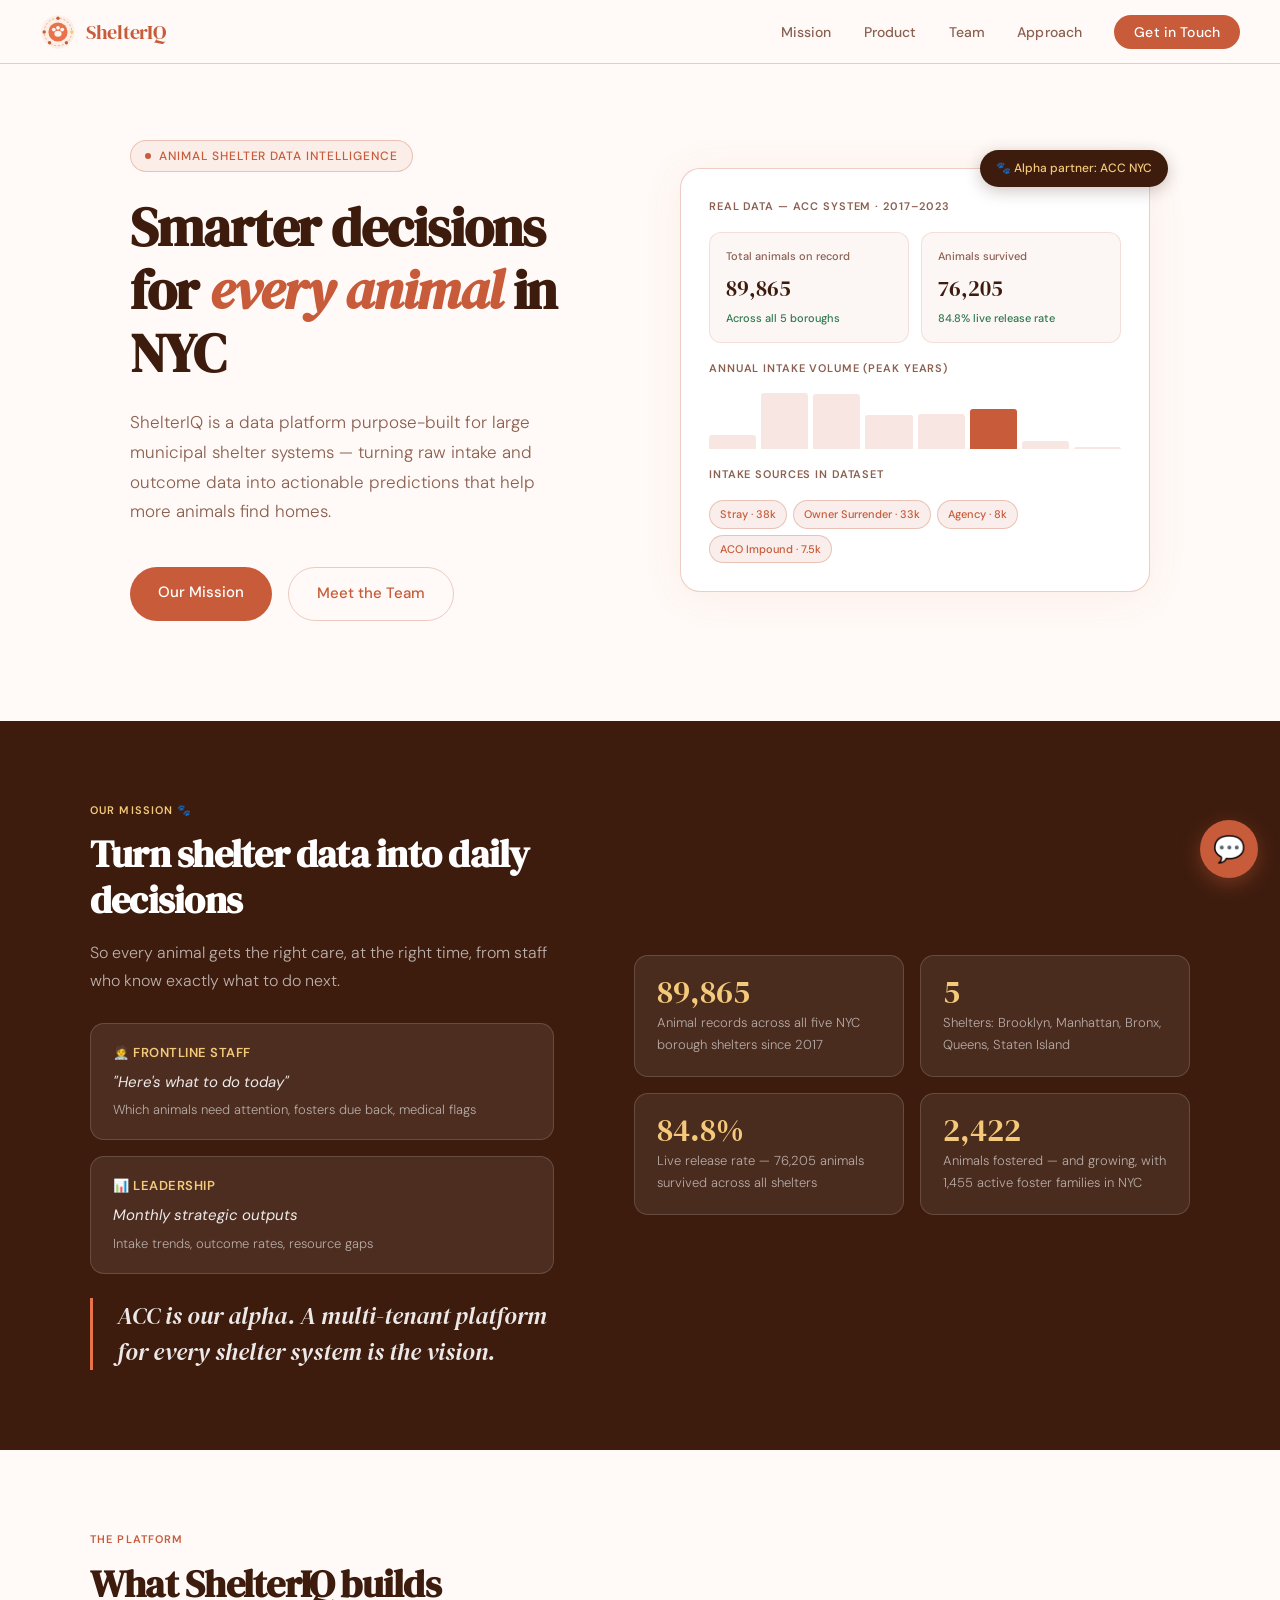
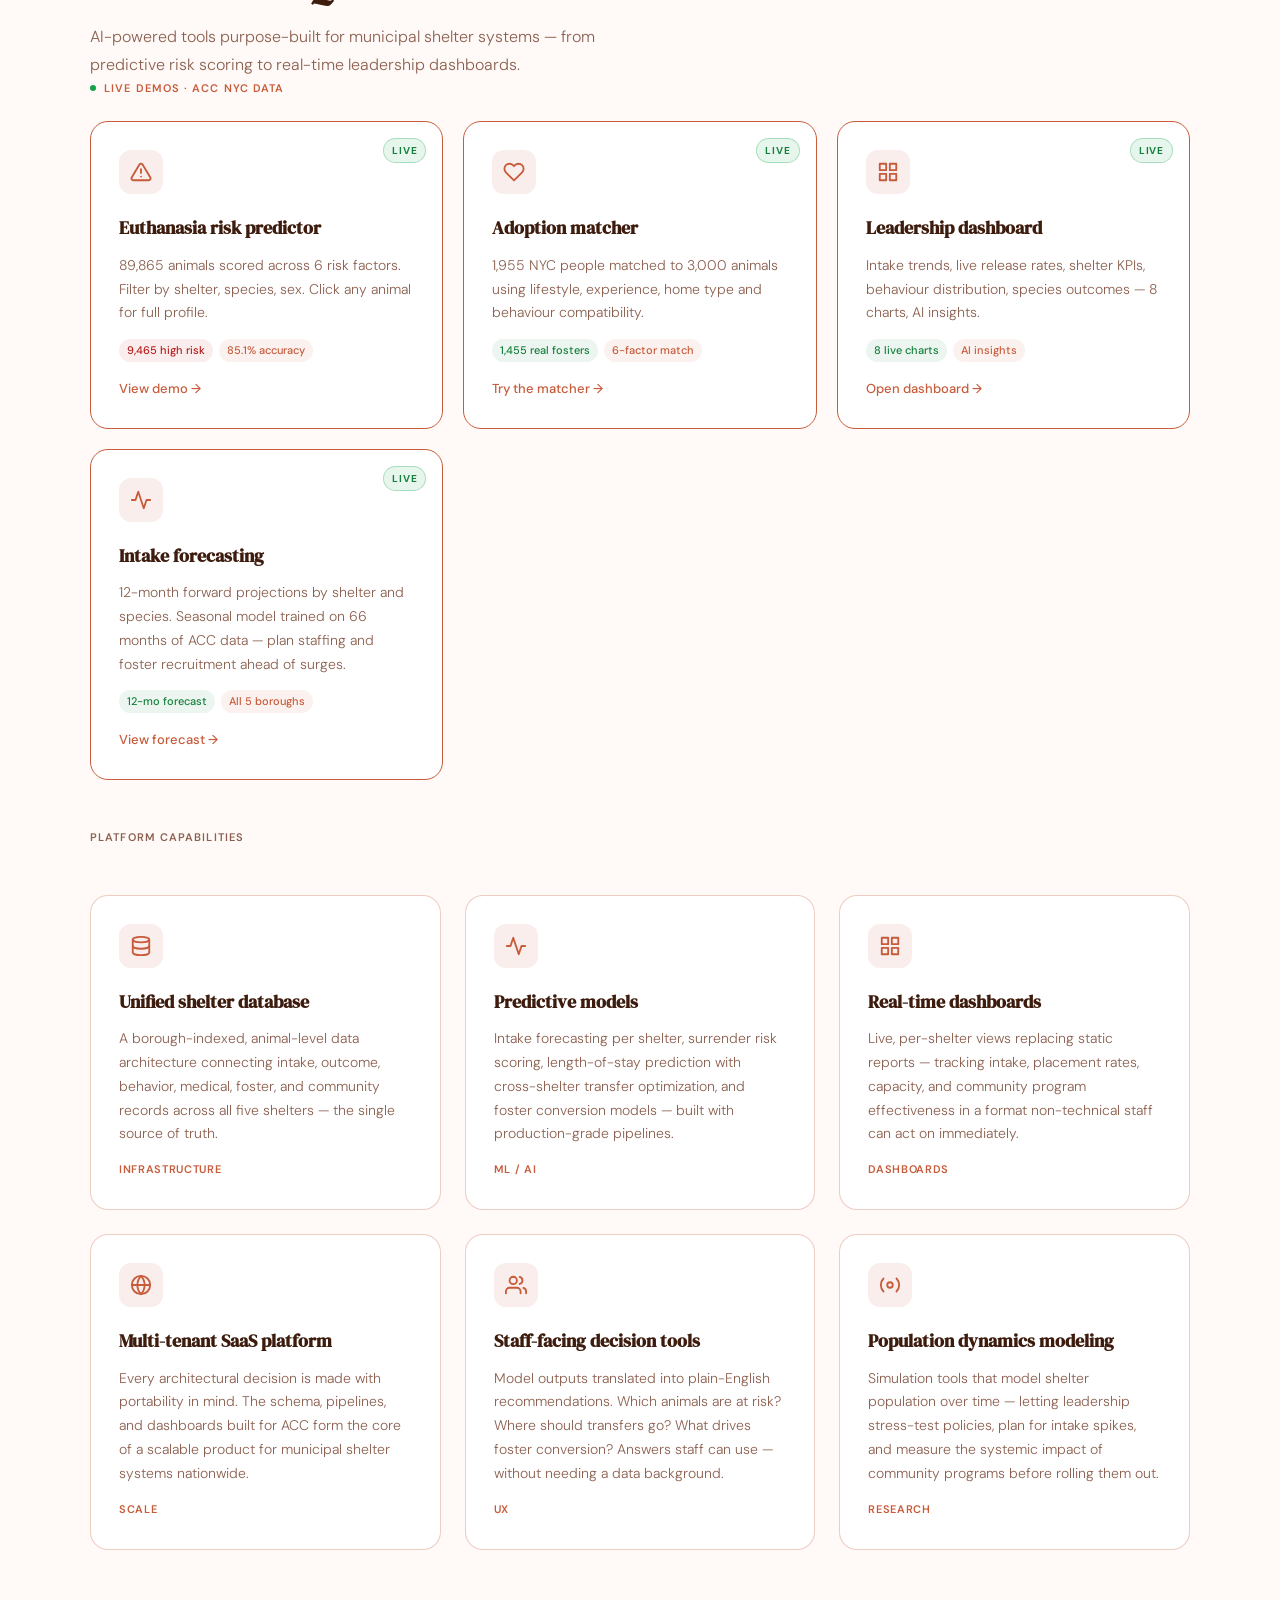
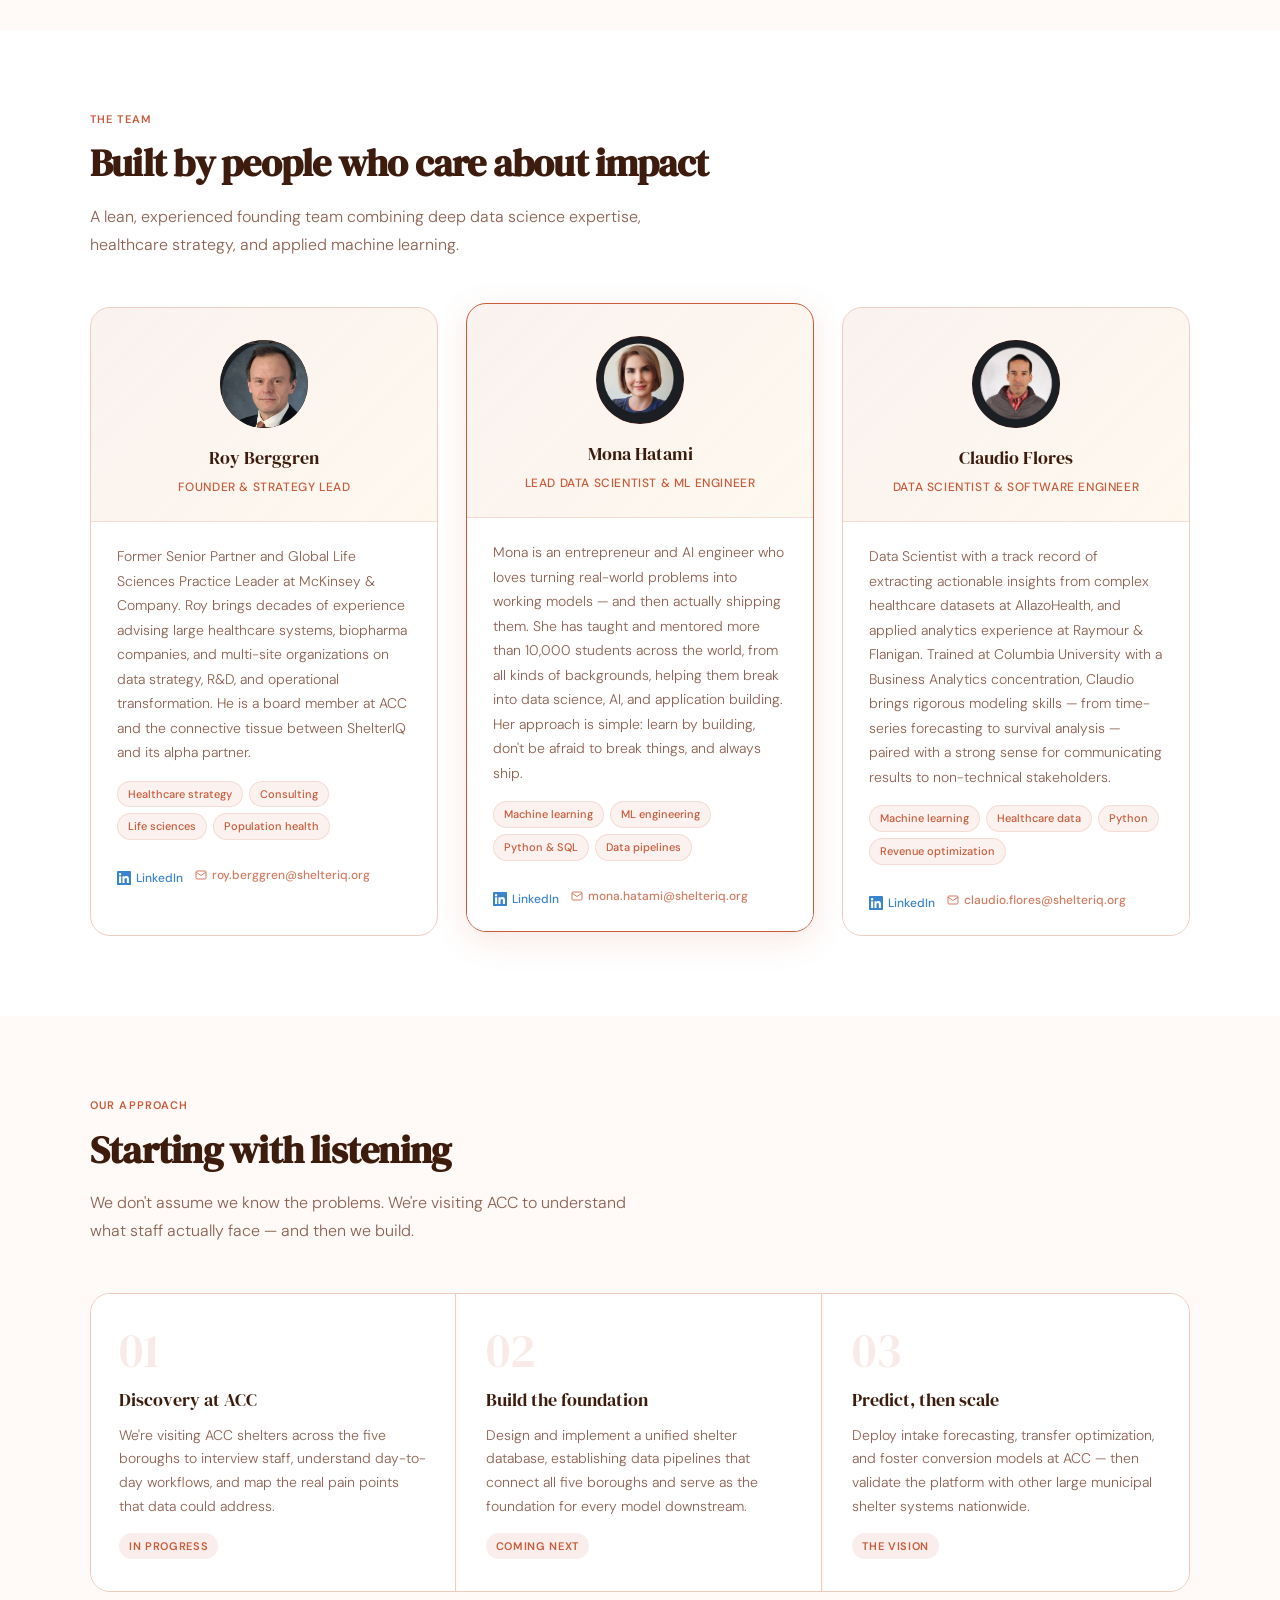
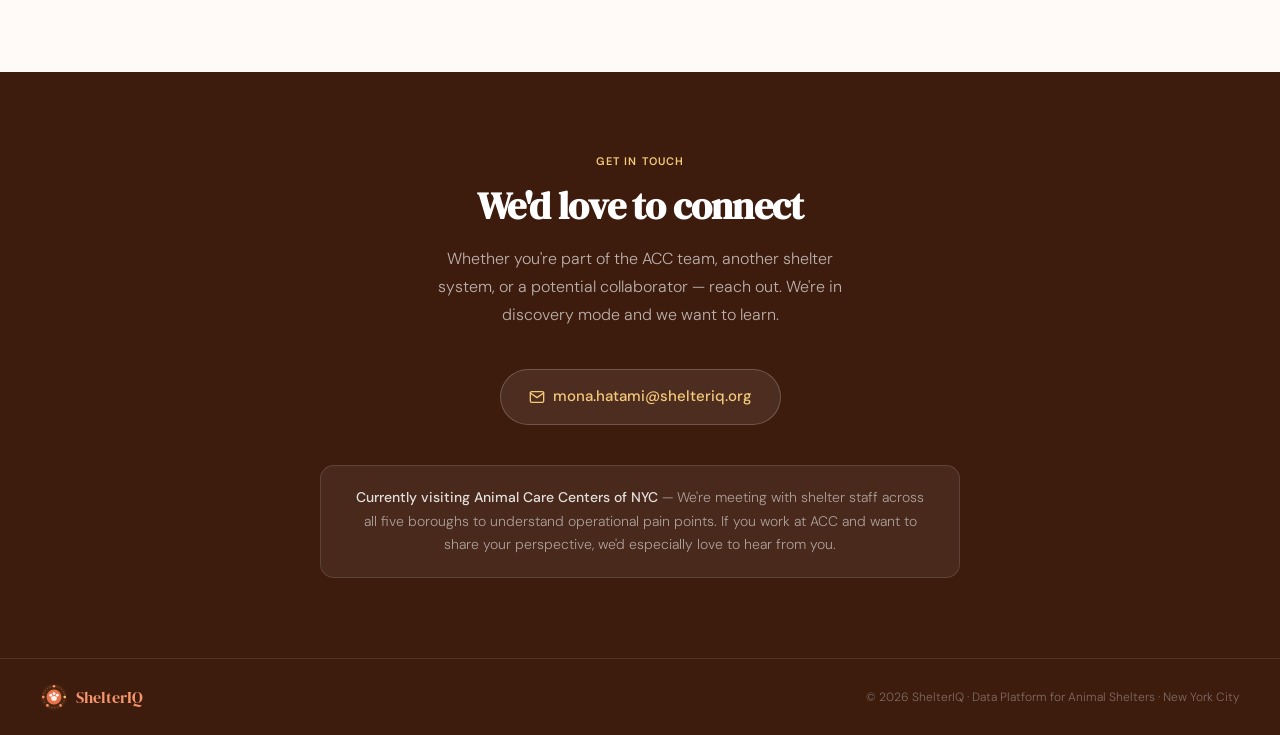
<file: index (2).html>
<!DOCTYPE html>
<html lang="en">
<head>
<meta charset="UTF-8">
<meta name="viewport" content="width=device-width, initial-scale=1.0">
<title>ShelterIQ — Data Platform for Animal Shelters</title>
<link rel="preconnect" href="https://fonts.googleapis.com">
<link rel="preconnect" href="https://fonts.gstatic.com" crossorigin>
<link href="https://fonts.googleapis.com/css2?family=DM+Serif+Display:ital@0;1&family=DM+Sans:ital,opsz,wght@0,9..40,300;0,9..40,400;0,9..40,500;0,9..40,600;1,9..40,300&display=swap" rel="stylesheet">
<style>
  *, *::before, *::after { box-sizing: border-box; margin: 0; padding: 0; }

  :root {
    --terracotta: #C75B3A;
    --terracotta-light: #E8724A;
    --peach: #F4956E;
    --gold: #F4C97A;
    --cream: #FFFAF7;
    --dark-brown: #3D1C0E;
    --mid-brown: #7A3B20;
    --text-dark: #1A0A04;
    --text-muted: #8C6050;
    --border: rgba(199, 91, 58, 0.15);
    --border-strong: rgba(199, 91, 58, 0.3);
  }

  html { scroll-behavior: smooth; }

  @keyframes pulse { 0%,100%{opacity:1} 50%{opacity:0.4} }

  body {
    font-family: 'DM Sans', sans-serif;
    background: var(--cream);
    color: var(--text-dark);
    font-size: 16px;
    line-height: 1.7;
  }

  /* NAV */
  nav {
    position: fixed;
    top: 0; left: 0; right: 0;
    z-index: 100;
    background: rgba(255, 250, 247, 0.92);
    backdrop-filter: blur(12px);
    border-bottom: 0.5px solid var(--border-strong);
    padding: 0 2.5rem;
    height: 64px;
    display: flex;
    align-items: center;
    justify-content: space-between;
  }

  .nav-logo {
    display: flex;
    align-items: center;
    gap: 10px;
    text-decoration: none;
  }

  .nav-logo svg { width: 36px; height: 36px; }

  .nav-logo-text {
    font-family: 'DM Serif Display', serif;
    font-size: 20px;
    color: var(--terracotta);
    letter-spacing: -0.3px;
  }

  .nav-links {
    display: flex;
    gap: 2rem;
    list-style: none;
  }

  .nav-links a {
    text-decoration: none;
    color: var(--text-muted);
    font-size: 14px;
    font-weight: 500;
    letter-spacing: 0.01em;
    transition: color 0.2s;
  }

  .nav-links a:hover { color: var(--terracotta); }

  .nav-cta {
    background: var(--terracotta);
    color: white !important;
    padding: 8px 20px;
    border-radius: 100px;
    font-size: 14px !important;
    font-weight: 500 !important;
    transition: background 0.2s !important;
  }

  .nav-cta:hover { background: var(--terracotta-light) !important; color: white !important; }

  /* HERO */
  .hero {
    padding: 140px 2.5rem 100px;
    max-width: 1100px;
    margin: 0 auto;
    display: grid;
    grid-template-columns: 1fr 1fr;
    gap: 5rem;
    align-items: center;
  }

  .hero-eyebrow {
    display: inline-flex;
    align-items: center;
    gap: 8px;
    background: rgba(199, 91, 58, 0.08);
    border: 0.5px solid var(--border-strong);
    border-radius: 100px;
    padding: 5px 14px;
    font-size: 12px;
    font-weight: 500;
    color: var(--terracotta);
    letter-spacing: 0.08em;
    text-transform: uppercase;
    margin-bottom: 1.5rem;
  }

  .hero-eyebrow::before {
    content: '';
    width: 6px; height: 6px;
    border-radius: 50%;
    background: var(--terracotta);
    display: inline-block;
  }

  .hero h1 {
    font-family: 'DM Serif Display', serif;
    font-size: clamp(2.4rem, 4.5vw, 3.4rem);
    line-height: 1.15;
    color: var(--dark-brown);
    margin-bottom: 1.5rem;
    letter-spacing: -0.02em;
  }

  .hero h1 em {
    font-style: italic;
    color: var(--terracotta);
  }

  .hero-sub {
    font-size: 17px;
    color: var(--text-muted);
    font-weight: 300;
    line-height: 1.75;
    margin-bottom: 2.5rem;
    max-width: 440px;
  }

  .hero-actions {
    display: flex;
    gap: 1rem;
    flex-wrap: wrap;
  }

  .btn-primary {
    background: var(--terracotta);
    color: white;
    padding: 13px 28px;
    border-radius: 100px;
    font-size: 15px;
    font-weight: 500;
    text-decoration: none;
    display: inline-block;
    transition: background 0.2s, transform 0.15s;
  }

  .btn-primary:hover { background: var(--terracotta-light); transform: translateY(-1px); }

  .btn-secondary {
    border: 1px solid var(--border-strong);
    color: var(--terracotta);
    padding: 13px 28px;
    border-radius: 100px;
    font-size: 15px;
    font-weight: 500;
    text-decoration: none;
    display: inline-block;
    transition: background 0.15s;
  }

  .btn-secondary:hover { background: rgba(199, 91, 58, 0.06); }

  /* HERO VISUAL */
  .hero-visual {
    position: relative;
  }

  .hero-card {
    background: white;
    border: 0.5px solid var(--border-strong);
    border-radius: 20px;
    padding: 28px;
    box-shadow: 0 4px 40px rgba(199, 91, 58, 0.08);
  }

  .hero-card-label {
    font-size: 11px;
    font-weight: 600;
    color: var(--text-muted);
    letter-spacing: 0.08em;
    text-transform: uppercase;
    margin-bottom: 16px;
  }

  .stat-row {
    display: grid;
    grid-template-columns: 1fr 1fr;
    gap: 12px;
    margin-bottom: 16px;
  }

  .stat-box {
    background: rgba(199, 91, 58, 0.05);
    border: 0.5px solid var(--border);
    border-radius: 12px;
    padding: 14px 16px;
  }

  .stat-label {
    font-size: 11px;
    color: var(--text-muted);
    margin-bottom: 4px;
    font-weight: 500;
  }

  .stat-value {
    font-size: 22px;
    font-family: 'DM Serif Display', serif;
    color: var(--dark-brown);
  }

  .stat-change {
    font-size: 11px;
    color: #2F7A4E;
    font-weight: 500;
    margin-top: 2px;
  }

  .mini-chart {
    height: 56px;
    display: flex;
    align-items: flex-end;
    gap: 5px;
    margin: 16px 0;
  }

  .mini-bar {
    flex: 1;
    background: rgba(199, 91, 58, 0.15);
    border-radius: 3px 3px 0 0;
    transition: background 0.2s;
  }

  .mini-bar.accent { background: var(--terracotta); }

  .shelter-badges {
    display: flex;
    gap: 6px;
    flex-wrap: wrap;
    margin-top: 16px;
  }

  .badge {
    font-size: 11px;
    font-weight: 500;
    padding: 4px 10px;
    border-radius: 100px;
    background: rgba(199, 91, 58, 0.1);
    color: var(--terracotta);
    border: 0.5px solid var(--border-strong);
  }

  .floating-pill {
    position: absolute;
    top: -18px;
    right: -18px;
    background: var(--dark-brown);
    color: var(--gold);
    border-radius: 100px;
    padding: 8px 16px;
    font-size: 12px;
    font-weight: 500;
    white-space: nowrap;
    box-shadow: 0 4px 16px rgba(61, 28, 14, 0.25);
  }

  /* SECTION SHARED */
  section { padding: 80px 2.5rem; }

  .container { max-width: 1100px; margin: 0 auto; }

  .section-label {
    font-size: 11px;
    font-weight: 600;
    letter-spacing: 0.1em;
    text-transform: uppercase;
    color: var(--terracotta);
    margin-bottom: 0.75rem;
  }

  .section-title {
    font-family: 'DM Serif Display', serif;
    font-size: clamp(1.8rem, 3vw, 2.5rem);
    color: var(--dark-brown);
    line-height: 1.2;
    letter-spacing: -0.02em;
    margin-bottom: 1rem;
  }

  .section-sub {
    font-size: 16px;
    color: var(--text-muted);
    font-weight: 300;
    max-width: 560px;
    line-height: 1.75;
  }

  /* MISSION */
  .mission-section {
    background: var(--dark-brown);
    color: white;
  }

  .mission-inner {
    max-width: 1100px;
    margin: 0 auto;
    display: grid;
    grid-template-columns: 1fr 1.2fr;
    gap: 5rem;
    align-items: center;
  }

  .mission-section .section-label { color: var(--gold); }

  .mission-section .section-title { color: white; }

  .mission-section .section-sub { color: rgba(255,255,255,0.65); max-width: 100%; }

  .mission-quote {
    border-left: 3px solid var(--terracotta-light);
    padding-left: 1.5rem;
    font-family: 'DM Serif Display', serif;
    font-size: 1.5rem;
    font-style: italic;
    color: rgba(255,255,255,0.9);
    line-height: 1.5;
  }

  .acc-info-cards {
    display: grid;
    grid-template-columns: 1fr 1fr;
    gap: 16px;
  }

  .acc-card {
    background: rgba(255,255,255,0.07);
    border: 0.5px solid rgba(255,255,255,0.15);
    border-radius: 14px;
    padding: 20px 22px;
  }

  .acc-card-num {
    font-family: 'DM Serif Display', serif;
    font-size: 2rem;
    color: var(--gold);
    line-height: 1;
    margin-bottom: 4px;
  }

  .acc-card-desc {
    font-size: 13px;
    color: rgba(255,255,255,0.6);
    font-weight: 300;
  }

  /* PRODUCT */
  .product-grid {
    display: grid;
    grid-template-columns: repeat(3, 1fr);
    gap: 24px;
    margin-top: 3rem;
  }

  .product-card {
    background: white;
    border: 0.5px solid var(--border-strong);
    border-radius: 18px;
    padding: 28px;
    transition: transform 0.2s, box-shadow 0.2s;
  }

  .product-card:hover {
    transform: translateY(-3px);
    box-shadow: 0 8px 32px rgba(199, 91, 58, 0.1);
  }

  .product-icon {
    width: 44px;
    height: 44px;
    border-radius: 12px;
    background: rgba(199, 91, 58, 0.1);
    display: flex;
    align-items: center;
    justify-content: center;
    margin-bottom: 18px;
  }

  .product-icon svg { width: 22px; height: 22px; }

  .product-card h3 {
    font-family: 'DM Serif Display', serif;
    font-size: 1.15rem;
    color: var(--dark-brown);
    margin-bottom: 10px;
  }

  .product-card p {
    font-size: 14px;
    color: var(--text-muted);
    line-height: 1.7;
    font-weight: 300;
  }

  .product-tag {
    display: inline-block;
    margin-top: 14px;
    font-size: 11px;
    font-weight: 600;
    letter-spacing: 0.06em;
    text-transform: uppercase;
    color: var(--terracotta);
  }

  /* TEAM */
  .team-section { background: white; }

  .team-grid {
    display: grid;
    grid-template-columns: repeat(3, 1fr);
    gap: 28px;
    margin-top: 3rem;
  }

  .team-card {
    border: 0.5px solid var(--border-strong);
    border-radius: 20px;
    overflow: hidden;
    transition: transform 0.2s;
  }

  .team-card:hover { transform: translateY(-3px); }

  .team-card-top {
    background: linear-gradient(135deg, rgba(199, 91, 58, 0.08), rgba(244, 201, 122, 0.12));
    padding: 32px 28px 24px;
    text-align: center;
    border-bottom: 0.5px solid var(--border);
  }

  .avatar-circle {
    width: 88px;
    height: 88px;
    border-radius: 50%;
    background: var(--terracotta);
    color: white;
    font-family: 'DM Serif Display', serif;
    font-size: 28px;
    display: flex;
    align-items: center;
    justify-content: center;
    margin: 0 auto 14px;
    letter-spacing: 1px;
    overflow: hidden;
  }

  .avatar-circle img {
    width: 100%;
    height: 100%;
    object-fit: cover;
    object-position: center top;
    border-radius: 50%;
    display: block;
  }

  .team-card.featured {
    border: 1.5px solid var(--terracotta);
    box-shadow: 0 8px 32px rgba(199, 91, 58, 0.15);
    transform: translateY(-4px);
  }

  .team-card.featured:hover { transform: translateY(-7px); }

  .featured-badge {
    display: inline-block;
    background: var(--terracotta);
    color: white;
    font-size: 10px;
    font-weight: 600;
    letter-spacing: 0.08em;
    text-transform: uppercase;
    padding: 3px 10px;
    border-radius: 100px;
    margin-bottom: 8px;
  }

  .team-email {
    display: inline-flex;
    align-items: center;
    gap: 5px;
    margin-top: 8px;
    font-size: 12px;
    font-weight: 500;
    color: var(--terracotta);
    text-decoration: none;
    opacity: 0.8;
    transition: opacity 0.2s;
  }

  .team-email:hover { opacity: 1; }

  .team-name {
    font-family: 'DM Serif Display', serif;
    font-size: 1.15rem;
    color: var(--dark-brown);
    margin-bottom: 4px;
  }

  .team-title {
    font-size: 12px;
    font-weight: 500;
    color: var(--terracotta);
    letter-spacing: 0.05em;
    text-transform: uppercase;
  }

  .team-card-body {
    padding: 22px 26px;
    background: white;
  }

  .team-bio {
    font-size: 14px;
    color: var(--text-muted);
    line-height: 1.75;
    font-weight: 300;
    margin-bottom: 16px;
  }

  .team-skills {
    display: flex;
    gap: 6px;
    flex-wrap: wrap;
  }

  .skill-pill {
    font-size: 11px;
    font-weight: 500;
    background: rgba(199, 91, 58, 0.08);
    color: var(--terracotta);
    border: 0.5px solid var(--border);
    border-radius: 100px;
    padding: 3px 10px;
  }

  .team-linkedin {
    display: inline-flex;
    align-items: center;
    gap: 5px;
    margin-top: 14px;
    font-size: 12px;
    font-weight: 500;
    color: #0A66C2;
    text-decoration: none;
    opacity: 0.8;
    transition: opacity 0.2s;
  }

  .team-linkedin:hover { opacity: 1; }

  /* APPROACH */
  .approach-section { background: var(--cream); }

  .approach-steps {
    display: grid;
    grid-template-columns: repeat(3, 1fr);
    gap: 2px;
    margin-top: 3rem;
    border: 0.5px solid var(--border-strong);
    border-radius: 20px;
    overflow: hidden;
  }

  .approach-step {
    padding: 32px 28px;
    background: white;
    position: relative;
  }

  .approach-step:not(:last-child) {
    border-right: 0.5px solid var(--border-strong);
  }

  .step-num {
    font-family: 'DM Serif Display', serif;
    font-size: 3rem;
    color: rgba(199, 91, 58, 0.12);
    line-height: 1;
    margin-bottom: 12px;
  }

  .step-title {
    font-family: 'DM Serif Display', serif;
    font-size: 1.1rem;
    color: var(--dark-brown);
    margin-bottom: 8px;
  }

  .step-desc {
    font-size: 14px;
    color: var(--text-muted);
    font-weight: 300;
    line-height: 1.7;
  }

  .step-badge {
    display: inline-block;
    margin-top: 14px;
    background: rgba(199, 91, 58, 0.1);
    color: var(--terracotta);
    font-size: 11px;
    font-weight: 600;
    letter-spacing: 0.06em;
    text-transform: uppercase;
    padding: 4px 10px;
    border-radius: 100px;
  }

  /* CONTACT */
  .contact-section {
    background: var(--dark-brown);
    color: white;
    text-align: center;
  }

  .contact-inner {
    max-width: 640px;
    margin: 0 auto;
  }

  .contact-section .section-label { color: var(--gold); }

  .contact-section .section-title { color: white; }

  .contact-section .section-sub {
    color: rgba(255,255,255,0.65);
    margin: 0 auto 2.5rem;
  }

  .contact-email {
    display: inline-flex;
    align-items: center;
    gap: 8px;
    background: rgba(255,255,255,0.08);
    border: 0.5px solid rgba(255,255,255,0.2);
    border-radius: 100px;
    padding: 14px 28px;
    color: var(--gold);
    text-decoration: none;
    font-size: 15px;
    font-weight: 500;
    transition: background 0.2s;
  }

  .contact-email:hover { background: rgba(255,255,255,0.14); }

  .acc-note {
    margin-top: 2.5rem;
    padding: 20px 28px;
    background: rgba(255,255,255,0.06);
    border: 0.5px solid rgba(255,255,255,0.12);
    border-radius: 14px;
    font-size: 14px;
    color: rgba(255,255,255,0.55);
    font-weight: 300;
    line-height: 1.7;
  }

  .acc-note strong { color: rgba(255,255,255,0.85); font-weight: 500; }

  /* FOOTER */
  footer {
    background: var(--dark-brown);
    border-top: 0.5px solid rgba(255,255,255,0.1);
    padding: 24px 2.5rem;
    display: flex;
    align-items: center;
    justify-content: space-between;
  }

  .footer-logo {
    display: flex;
    align-items: center;
    gap: 8px;
  }

  .footer-logo-text {
    font-family: 'DM Serif Display', serif;
    font-size: 16px;
    color: var(--peach);
  }

  .footer-right {
    font-size: 12px;
    color: rgba(255,255,255,0.35);
    font-weight: 300;
  }

  @media (max-width: 768px) {
    .hero { grid-template-columns: 1fr; gap: 3rem; padding: 110px 1.5rem 60px; }
    .hero-visual { display: none; }
    .mission-inner { grid-template-columns: 1fr; gap: 2.5rem; }
    .product-grid { grid-template-columns: 1fr; }
    .live-demo-grid { grid-template-columns: 1fr !important; }
    .team-grid { grid-template-columns: 1fr; }
    .approach-steps { grid-template-columns: 1fr; }
    .approach-step:not(:last-child) { border-right: none; border-bottom: 0.5px solid var(--border-strong); }
    nav { padding: 0 1.5rem; }
    .nav-links { display: none; }
    section { padding: 60px 1.5rem; }
    footer { flex-direction: column; gap: 8px; text-align: center; }
  }
</style>
</head>
<body>

<!-- NAV -->
<nav>
  <a href="#" class="nav-logo">
    <svg viewBox="0 0 60 60" xmlns="http://www.w3.org/2000/svg" width="38" height="38">
      <!-- Outer cream halo -->
      <circle cx="30" cy="30" r="28" fill="#FAE8DC" opacity="0.6"/>
      <!-- Dashed orbit ring -->
      <circle cx="30" cy="30" r="23" fill="none" stroke="#E8724A" stroke-width="1.2" stroke-dasharray="3.5 3" opacity="0.7"/>
      <!-- Borough dots: Manhattan(top), Queens(right), Brooklyn(bottom-right), Staten Is(bottom-left), Bronx(left) -->
      <circle cx="30" cy="7"  r="2.8" fill="#C75B3A"/>
      <circle cx="53" cy="30" r="2.8" fill="#F4C97A"/>
      <circle cx="44" cy="48" r="2.8" fill="#C75B3A"/>
      <circle cx="16" cy="48" r="2.8" fill="#C75B3A"/>
      <circle cx="7"  cy="30" r="2.8" fill="#C75B3A"/>
      <!-- Main terracotta circle -->
      <circle cx="30" cy="30" r="16" fill="#E8724A"/>
      <!-- Paw print: central pad -->
      <ellipse cx="30" cy="33" rx="6" ry="5" fill="white" opacity="0.92"/>
      <!-- Toe beans -->
      <circle cx="23" cy="26" r="3.2" fill="white" opacity="0.92"/>
      <circle cx="30" cy="23" r="3.2" fill="white" opacity="0.92"/>
      <circle cx="37" cy="26" r="3.2" fill="white" opacity="0.92"/>
    </svg>
    <span class="nav-logo-text">ShelterIQ</span>
  </a>
  <ul class="nav-links">
    <li><a href="#mission">Mission</a></li>
    <li><a href="#product">Product</a></li>
    <li><a href="#team">Team</a></li>
    <li><a href="#approach">Approach</a></li>
    <li><a href="#contact" class="nav-cta">Get in Touch</a></li>
  </ul>
</nav>

<!-- HERO -->
<section style="padding: 0;">
  <div class="hero">
    <div class="hero-content">
      <div class="hero-eyebrow">Animal Shelter Data Intelligence</div>
      <h1>Smarter decisions for <em>every animal</em> in NYC</h1>
      <p class="hero-sub">ShelterIQ is a data platform purpose-built for large municipal shelter systems — turning raw intake and outcome data into actionable predictions that help more animals find homes.</p>
      <div class="hero-actions">
        <a href="#mission" class="btn-primary">Our Mission</a>
        <a href="#team" class="btn-secondary">Meet the Team</a>
      </div>
    </div>
    <div class="hero-visual">
      <div class="floating-pill">🐾 Alpha partner: ACC NYC</div>
      <div class="hero-card">
        <div class="hero-card-label">Real data — ACC system · 2017–2023</div>
        <div class="stat-row">
          <div class="stat-box">
            <div class="stat-label">Total animals on record</div>
            <div class="stat-value">89,865</div>
            <div class="stat-change">Across all 5 boroughs</div>
          </div>
          <div class="stat-box">
            <div class="stat-label">Animals survived</div>
            <div class="stat-value">76,205</div>
            <div class="stat-change">84.8% live release rate</div>
          </div>
        </div>
        <div class="hero-card-label" style="margin-top:4px;">Annual intake volume (peak years)</div>
        <div class="mini-chart">
          <div class="mini-bar" style="height:25%;" title="2017"></div>
          <div class="mini-bar" style="height:100%;" title="2018"></div>
          <div class="mini-bar" style="height:99%;" title="2019"></div>
          <div class="mini-bar" style="height:62%;" title="2020"></div>
          <div class="mini-bar" style="height:64%;" title="2021"></div>
          <div class="mini-bar accent" style="height:72%;" title="2022"></div>
          <div class="mini-bar" style="height:15%;" title="2023"></div>
          <div class="mini-bar" style="height:5%;" title="2024"></div>
        </div>
        <div class="hero-card-label">Intake sources in dataset</div>
        <div class="shelter-badges">
          <span class="badge">Stray · 38k</span>
          <span class="badge">Owner Surrender · 33k</span>
          <span class="badge">Agency · 8k</span>
          <span class="badge">ACO Impound · 7.5k</span>
        </div>
      </div>
    </div>
  </div>
</section>

<!-- MISSION -->
<section class="mission-section" id="mission">
  <div class="mission-inner">
    <div>
      <div class="section-label">Our Mission 🐾</div>
      <h2 class="section-title">Turn shelter data into daily decisions</h2>
      <p class="section-sub">So every animal gets the right care, at the right time, from staff who know exactly what to do next.</p>
      <br>
      <div style="display:flex; flex-direction:column; gap:16px; margin-bottom: 1.5rem;">
        <div style="background:rgba(255,255,255,0.08); border:0.5px solid rgba(255,255,255,0.15); border-radius:14px; padding:18px 22px;">
          <div style="font-size:13px; font-weight:600; color:var(--gold); margin-bottom:6px; letter-spacing:0.04em;">🧑‍⚕️ FRONTLINE STAFF</div>
          <div style="font-size:15px; color:rgba(255,255,255,0.9); font-style:italic;">"Here's what to do today"</div>
          <div style="font-size:13px; color:rgba(255,255,255,0.6); margin-top:4px; font-weight:300;">Which animals need attention, fosters due back, medical flags</div>
        </div>
        <div style="background:rgba(255,255,255,0.08); border:0.5px solid rgba(255,255,255,0.15); border-radius:14px; padding:18px 22px;">
          <div style="font-size:13px; font-weight:600; color:var(--gold); margin-bottom:6px; letter-spacing:0.04em;">📊 LEADERSHIP</div>
          <div style="font-size:15px; color:rgba(255,255,255,0.9); font-style:italic;">Monthly strategic outputs</div>
          <div style="font-size:13px; color:rgba(255,255,255,0.6); margin-top:4px; font-weight:300;">Intake trends, outcome rates, resource gaps</div>
        </div>
      </div>
      <blockquote class="mission-quote">ACC is our alpha. A multi-tenant platform for every shelter system is the vision.</blockquote>
    </div>
    <div class="acc-info-cards">
      <div class="acc-card">
        <div class="acc-card-num">89,865</div>
        <div class="acc-card-desc">Animal records across all five NYC borough shelters since 2017</div>
      </div>
      <div class="acc-card">
        <div class="acc-card-num">5</div>
        <div class="acc-card-desc">Shelters: Brooklyn, Manhattan, Bronx, Queens, Staten Island</div>
      </div>
      <div class="acc-card">
        <div class="acc-card-num">84.8%</div>
        <div class="acc-card-desc">Live release rate — 76,205 animals survived across all shelters</div>
      </div>
      <div class="acc-card">
        <div class="acc-card-num">2,422</div>
        <div class="acc-card-desc">Animals fostered — and growing, with 1,455 active foster families in NYC</div>
      </div>
    </div>
  </div>
</section>

<!-- PRODUCT -->
<section id="product" style="background: var(--cream);">
  <div class="container">
    <div class="section-label">The Platform</div>
    <h2 class="section-title">What ShelterIQ builds</h2>
    <p class="section-sub">AI-powered tools purpose-built for municipal shelter systems — from predictive risk scoring to real-time leadership dashboards.</p>

    <!-- LIVE PRODUCTS -->
    <div style="margin-bottom:1rem;">
      <div style="font-size:11px;font-weight:600;letter-spacing:0.1em;text-transform:uppercase;color:var(--terracotta);margin-bottom:1.5rem;display:flex;align-items:center;gap:8px;">
        <span style="width:6px;height:6px;border-radius:50%;background:#16A34A;display:inline-block;animation:pulse 2s infinite;"></span>
        Live demos · ACC NYC data
      </div>
      <div style="display:grid;grid-template-columns:repeat(3,1fr);gap:20px;margin-bottom:3rem;" class="live-demo-grid">

        <!-- RISK PREDICTOR — LIVE -->
        <a href="risk.html" style="text-decoration:none;background:white;border:1.5px solid var(--terracotta);border-radius:18px;padding:28px;display:block;transition:transform 0.2s,box-shadow 0.2s;position:relative;overflow:hidden;" onmouseover="this.style.transform='translateY(-3px)';this.style.boxShadow='0 8px 32px rgba(199,91,58,0.15)'" onmouseout="this.style.transform='';this.style.boxShadow=''">
          <div style="position:absolute;top:16px;right:16px;background:rgba(22,163,74,0.1);color:#15803D;font-size:10px;font-weight:700;letter-spacing:0.08em;padding:3px 8px;border-radius:20px;border:1px solid rgba(22,163,74,0.3);">LIVE</div>
          <div style="width:44px;height:44px;border-radius:12px;background:rgba(199,91,58,0.1);display:flex;align-items:center;justify-content:center;margin-bottom:18px;">
            <svg viewBox="0 0 24 24" fill="none" stroke="#C75B3A" stroke-width="2" stroke-linecap="round" stroke-linejoin="round" width="22" height="22"><path d="M10.29 3.86L1.82 18a2 2 0 0 0 1.71 3h16.94a2 2 0 0 0 1.71-3L13.71 3.86a2 2 0 0 0-3.42 0z"/><line x1="12" y1="9" x2="12" y2="13"/><line x1="12" y1="17" x2="12.01" y2="17"/></svg>
          </div>
          <h3 style="font-family:'DM Serif Display',serif;font-size:1.15rem;color:var(--dark-brown);margin-bottom:10px;">Euthanasia risk predictor</h3>
          <p style="font-size:14px;color:var(--text-muted);line-height:1.7;font-weight:300;">89,865 animals scored across 6 risk factors. Filter by shelter, species, sex. Click any animal for full profile.</p>
          <div style="margin-top:14px;display:flex;flex-wrap:wrap;gap:6px;">
            <span style="font-size:11px;background:rgba(185,28,28,0.08);color:#B91C1C;padding:2px 8px;border-radius:20px;font-weight:500;">9,465 high risk</span>
            <span style="font-size:11px;background:rgba(199,91,58,0.08);color:var(--terracotta);padding:2px 8px;border-radius:20px;font-weight:500;">85.1% accuracy</span>
          </div>
          <div style="margin-top:16px;font-size:13px;color:var(--terracotta);font-weight:500;">View demo →</div>
        </a>

        <!-- ADOPTION MATCHER — LIVE -->
        <a href="adopt.html" style="text-decoration:none;background:white;border:1.5px solid var(--terracotta);border-radius:18px;padding:28px;display:block;transition:transform 0.2s,box-shadow 0.2s;position:relative;overflow:hidden;" onmouseover="this.style.transform='translateY(-3px)';this.style.boxShadow='0 8px 32px rgba(199,91,58,0.15)'" onmouseout="this.style.transform='';this.style.boxShadow=''">
          <div style="position:absolute;top:16px;right:16px;background:rgba(22,163,74,0.1);color:#15803D;font-size:10px;font-weight:700;letter-spacing:0.08em;padding:3px 8px;border-radius:20px;border:1px solid rgba(22,163,74,0.3);">LIVE</div>
          <div style="width:44px;height:44px;border-radius:12px;background:rgba(199,91,58,0.1);display:flex;align-items:center;justify-content:center;margin-bottom:18px;">
            <svg viewBox="0 0 24 24" fill="none" stroke="#C75B3A" stroke-width="2" stroke-linecap="round" stroke-linejoin="round" width="22" height="22"><path d="M20.84 4.61a5.5 5.5 0 0 0-7.78 0L12 5.67l-1.06-1.06a5.5 5.5 0 0 0-7.78 7.78l1.06 1.06L12 21.23l7.78-7.78 1.06-1.06a5.5 5.5 0 0 0 0-7.78z"/></svg>
          </div>
          <h3 style="font-family:'DM Serif Display',serif;font-size:1.15rem;color:var(--dark-brown);margin-bottom:10px;">Adoption matcher</h3>
          <p style="font-size:14px;color:var(--text-muted);line-height:1.7;font-weight:300;">1,955 NYC people matched to 3,000 animals using lifestyle, experience, home type and behaviour compatibility.</p>
          <div style="margin-top:14px;display:flex;flex-wrap:wrap;gap:6px;">
            <span style="font-size:11px;background:rgba(21,128,61,0.08);color:#15803D;padding:2px 8px;border-radius:20px;font-weight:500;">1,455 real fosters</span>
            <span style="font-size:11px;background:rgba(199,91,58,0.08);color:var(--terracotta);padding:2px 8px;border-radius:20px;font-weight:500;">6-factor match</span>
          </div>
          <div style="margin-top:16px;font-size:13px;color:var(--terracotta);font-weight:500;">Try the matcher →</div>
        </a>

        <!-- LEADERSHIP DASHBOARD — LIVE -->
        <a href="dashboard.html" style="text-decoration:none;background:white;border:1.5px solid var(--terracotta);border-radius:18px;padding:28px;display:block;transition:transform 0.2s,box-shadow 0.2s;position:relative;overflow:hidden;" onmouseover="this.style.transform='translateY(-3px)';this.style.boxShadow='0 8px 32px rgba(199,91,58,0.15)'" onmouseout="this.style.transform='';this.style.boxShadow=''">
          <div style="position:absolute;top:16px;right:16px;background:rgba(22,163,74,0.1);color:#15803D;font-size:10px;font-weight:700;letter-spacing:0.08em;padding:3px 8px;border-radius:20px;border:1px solid rgba(22,163,74,0.3);">LIVE</div>
          <div style="width:44px;height:44px;border-radius:12px;background:rgba(199,91,58,0.1);display:flex;align-items:center;justify-content:center;margin-bottom:18px;">
            <svg viewBox="0 0 24 24" fill="none" stroke="#C75B3A" stroke-width="2" stroke-linecap="round" stroke-linejoin="round" width="22" height="22"><rect x="3" y="3" width="7" height="7"/><rect x="14" y="3" width="7" height="7"/><rect x="14" y="14" width="7" height="7"/><rect x="3" y="14" width="7" height="7"/></svg>
          </div>
          <h3 style="font-family:'DM Serif Display',serif;font-size:1.15rem;color:var(--dark-brown);margin-bottom:10px;">Leadership dashboard</h3>
          <p style="font-size:14px;color:var(--text-muted);line-height:1.7;font-weight:300;">Intake trends, live release rates, shelter KPIs, behaviour distribution, species outcomes — 8 charts, AI insights.</p>
          <div style="margin-top:14px;display:flex;flex-wrap:wrap;gap:6px;">
            <span style="font-size:11px;background:rgba(21,128,61,0.08);color:#15803D;padding:2px 8px;border-radius:20px;font-weight:500;">8 live charts</span>
            <span style="font-size:11px;background:rgba(199,91,58,0.08);color:var(--terracotta);padding:2px 8px;border-radius:20px;font-weight:500;">AI insights</span>
          </div>
          <div style="margin-top:16px;font-size:13px;color:var(--terracotta);font-weight:500;">Open dashboard →</div>
        </a>

        <!-- INTAKE FORECASTING — LIVE -->
        <a href="forecast.html" style="text-decoration:none;background:white;border:1.5px solid var(--terracotta);border-radius:18px;padding:28px;display:block;transition:transform 0.2s,box-shadow 0.2s;position:relative;overflow:hidden;" onmouseover="this.style.transform='translateY(-3px)';this.style.boxShadow='0 8px 32px rgba(199,91,58,0.15)'" onmouseout="this.style.transform='';this.style.boxShadow=''">
          <div style="position:absolute;top:16px;right:16px;background:rgba(22,163,74,0.1);color:#15803D;font-size:10px;font-weight:700;letter-spacing:0.08em;padding:3px 8px;border-radius:20px;border:1px solid rgba(22,163,74,0.3);">LIVE</div>
          <div style="width:44px;height:44px;border-radius:12px;background:rgba(199,91,58,0.1);display:flex;align-items:center;justify-content:center;margin-bottom:18px;">
            <svg viewBox="0 0 24 24" fill="none" stroke="#C75B3A" stroke-width="2" stroke-linecap="round" stroke-linejoin="round" width="22" height="22"><polyline points="22 12 18 12 15 21 9 3 6 12 2 12"/></svg>
          </div>
          <h3 style="font-family:'DM Serif Display',serif;font-size:1.15rem;color:var(--dark-brown);margin-bottom:10px;">Intake forecasting</h3>
          <p style="font-size:14px;color:var(--text-muted);line-height:1.7;font-weight:300;">12-month forward projections by shelter and species. Seasonal model trained on 66 months of ACC data — plan staffing and foster recruitment ahead of surges.</p>
          <div style="margin-top:14px;display:flex;flex-wrap:wrap;gap:6px;">
            <span style="font-size:11px;background:rgba(21,128,61,0.08);color:#15803D;padding:2px 8px;border-radius:20px;font-weight:500;">12-mo forecast</span>
            <span style="font-size:11px;background:rgba(199,91,58,0.08);color:var(--terracotta);padding:2px 8px;border-radius:20px;font-weight:500;">All 5 boroughs</span>
          </div>
          <div style="margin-top:16px;font-size:13px;color:var(--terracotta);font-weight:500;">View forecast →</div>
        </a>

      </div>
    </div>

    <!-- PLATFORM CAPABILITIES -->
    <div style="font-size:11px;font-weight:600;letter-spacing:0.1em;text-transform:uppercase;color:var(--text-muted);margin-bottom:1.5rem;">Platform capabilities</div>
    <div class="product-grid">
      <div class="product-card">
        <div class="product-icon">
          <svg viewBox="0 0 24 24" fill="none" stroke="#C75B3A" stroke-width="2" stroke-linecap="round" stroke-linejoin="round">
            <ellipse cx="12" cy="5" rx="9" ry="3"/><path d="M21 12c0 1.66-4 3-9 3s-9-1.34-9-3"/><path d="M3 5v14c0 1.66 4 3 9 3s9-1.34 9-3V5"/>
          </svg>
        </div>
        <h3>Unified shelter database</h3>
        <p>A borough-indexed, animal-level data architecture connecting intake, outcome, behavior, medical, foster, and community records across all five shelters — the single source of truth.</p>
        <span class="product-tag">Infrastructure</span>
      </div>
      <div class="product-card">
        <div class="product-icon">
          <svg viewBox="0 0 24 24" fill="none" stroke="#C75B3A" stroke-width="2" stroke-linecap="round" stroke-linejoin="round">
            <polyline points="22 12 18 12 15 21 9 3 6 12 2 12"/>
          </svg>
        </div>
        <h3>Predictive models</h3>
        <p>Intake forecasting per shelter, surrender risk scoring, length-of-stay prediction with cross-shelter transfer optimization, and foster conversion models — built with production-grade pipelines.</p>
        <span class="product-tag">ML / AI</span>
      </div>
      <div class="product-card">
        <div class="product-icon">
          <svg viewBox="0 0 24 24" fill="none" stroke="#C75B3A" stroke-width="2" stroke-linecap="round" stroke-linejoin="round">
            <rect x="3" y="3" width="7" height="7"/><rect x="14" y="3" width="7" height="7"/><rect x="14" y="14" width="7" height="7"/><rect x="3" y="14" width="7" height="7"/>
          </svg>
        </div>
        <h3>Real-time dashboards</h3>
        <p>Live, per-shelter views replacing static reports — tracking intake, placement rates, capacity, and community program effectiveness in a format non-technical staff can act on immediately.</p>
        <span class="product-tag">Dashboards</span>
      </div>
      <div class="product-card">
        <div class="product-icon">
          <svg viewBox="0 0 24 24" fill="none" stroke="#C75B3A" stroke-width="2" stroke-linecap="round" stroke-linejoin="round">
            <circle cx="12" cy="12" r="10"/><line x1="2" y1="12" x2="22" y2="12"/><path d="M12 2a15.3 15.3 0 0 1 4 10 15.3 15.3 0 0 1-4 10 15.3 15.3 0 0 1-4-10 15.3 15.3 0 0 1 4-10z"/>
          </svg>
        </div>
        <h3>Multi-tenant SaaS platform</h3>
        <p>Every architectural decision is made with portability in mind. The schema, pipelines, and dashboards built for ACC form the core of a scalable product for municipal shelter systems nationwide.</p>
        <span class="product-tag">Scale</span>
      </div>
      <div class="product-card">
        <div class="product-icon">
          <svg viewBox="0 0 24 24" fill="none" stroke="#C75B3A" stroke-width="2" stroke-linecap="round" stroke-linejoin="round">
            <path d="M17 21v-2a4 4 0 0 0-4-4H5a4 4 0 0 0-4 4v2"/><circle cx="9" cy="7" r="4"/><path d="M23 21v-2a4 4 0 0 0-3-3.87"/><path d="M16 3.13a4 4 0 0 1 0 7.75"/>
          </svg>
        </div>
        <h3>Staff-facing decision tools</h3>
        <p>Model outputs translated into plain-English recommendations. Which animals are at risk? Where should transfers go? What drives foster conversion? Answers staff can use — without needing a data background.</p>
        <span class="product-tag">UX</span>
      </div>
      <div class="product-card">
        <div class="product-icon">
          <svg viewBox="0 0 24 24" fill="none" stroke="#C75B3A" stroke-width="2" stroke-linecap="round" stroke-linejoin="round">
            <circle cx="12" cy="12" r="3"/><path d="M19.07 4.93a10 10 0 0 1 0 14.14M4.93 4.93a10 10 0 0 0 0 14.14"/>
          </svg>
        </div>
        <h3>Population dynamics modeling</h3>
        <p>Simulation tools that model shelter population over time — letting leadership stress-test policies, plan for intake spikes, and measure the systemic impact of community programs before rolling them out.</p>
        <span class="product-tag">Research</span>
      </div>
    </div>
  </div>
</section>

<!-- TEAM -->
<section class="team-section" id="team">
  <div class="container">
    <div class="section-label">The Team</div>
    <h2 class="section-title">Built by people who care about impact</h2>
    <p class="section-sub">A lean, experienced founding team combining deep data science expertise, healthcare strategy, and applied machine learning.</p>
    <div class="team-grid">
      <!-- Roy Berggren -->
      <div class="team-card">
        <div class="team-card-top">
          <div class="avatar-circle" style="background: var(--dark-brown);"><img src="[data-uri]" alt="Roy Berggren"></div>
          <div class="team-name">Roy Berggren</div>
          <div class="team-title">Founder & Strategy Lead</div>
        </div>
        <div class="team-card-body">
          <p class="team-bio">Former Senior Partner and Global Life Sciences Practice Leader at McKinsey &amp; Company. Roy brings decades of experience advising large healthcare systems, biopharma companies, and multi-site organizations on data strategy, R&amp;D, and operational transformation. He is a board member at ACC and the connective tissue between ShelterIQ and its alpha partner.</p>
          <div class="team-skills">
            <span class="skill-pill">Healthcare strategy</span>
            <span class="skill-pill">Consulting</span>
            <span class="skill-pill">Life sciences</span>
            <span class="skill-pill">Population health</span>
          </div>
          <div style="display:flex; gap:12px; flex-wrap:wrap; align-items:center; margin-top:14px;">
            <a href="https://www.linkedin.com/in/roy-berggren-44374b16/" target="_blank" class="team-linkedin">
              <svg width="14" height="14" viewBox="0 0 24 24" fill="#0A66C2"><path d="M20.447 20.452h-3.554v-5.569c0-1.328-.027-3.037-1.852-3.037-1.853 0-2.136 1.445-2.136 2.939v5.667H9.351V9h3.414v1.561h.046c.477-.9 1.637-1.85 3.37-1.85 3.601 0 4.267 2.37 4.267 5.455v6.286zM5.337 7.433a2.062 2.062 0 0 1-2.063-2.065 2.064 2.064 0 1 1 2.063 2.065zm1.782 13.019H3.555V9h3.564v11.452zM22.225 0H1.771C.792 0 0 .774 0 1.729v20.542C0 23.227.792 24 1.771 24h20.451C23.2 24 24 23.227 24 22.271V1.729C24 .774 23.2 0 22.222 0h.003z"/></svg>
              LinkedIn
            </a>
            <a href="mailto:roy.berggren@shelteriq.org" class="team-email">
              <svg width="12" height="12" viewBox="0 0 24 24" fill="none" stroke="currentColor" stroke-width="2"><path d="M4 4h16c1.1 0 2 .9 2 2v12c0 1.1-.9 2-2 2H4c-1.1 0-2-.9-2-2V6c0-1.1.9-2 2-2z"/><polyline points="22,6 12,13 2,6"/></svg>
              roy.berggren@shelteriq.org
            </a>
          </div>
        </div>
      </div>

      <!-- Mona Hatami — CENTER / FEATURED -->
      <div class="team-card featured">
        <div class="team-card-top">
          <div class="avatar-circle" style="background: var(--terracotta);"><img src="[data-uri]" alt="Mona Hatami"></div>
          <div class="team-name">Mona Hatami</div>
          <div class="team-title">Lead Data Scientist & ML Engineer</div>
        </div>
        <div class="team-card-body">
          <p class="team-bio">Mona is an entrepreneur and AI engineer who loves turning real-world problems into working models — and then actually shipping them. She has taught and mentored more than 10,000 students across the world, from all kinds of backgrounds, helping them break into data science, AI, and application building. Her approach is simple: learn by building, don't be afraid to break things, and always ship.</p>
          <div class="team-skills">
            <span class="skill-pill">Machine learning</span>
            <span class="skill-pill">ML engineering</span>
            <span class="skill-pill">Python & SQL</span>
            <span class="skill-pill">Data pipelines</span>
          </div>
          <div style="display:flex; gap:12px; flex-wrap:wrap; align-items:center; margin-top:14px;">
            <a href="https://www.linkedin.com/in/monahatami1/" target="_blank" class="team-linkedin">
              <svg width="14" height="14" viewBox="0 0 24 24" fill="#0A66C2"><path d="M20.447 20.452h-3.554v-5.569c0-1.328-.027-3.037-1.852-3.037-1.853 0-2.136 1.445-2.136 2.939v5.667H9.351V9h3.414v1.561h.046c.477-.9 1.637-1.85 3.37-1.85 3.601 0 4.267 2.37 4.267 5.455v6.286zM5.337 7.433a2.062 2.062 0 0 1-2.063-2.065 2.064 2.064 0 1 1 2.063 2.065zm1.782 13.019H3.555V9h3.564v11.452zM22.225 0H1.771C.792 0 0 .774 0 1.729v20.542C0 23.227.792 24 1.771 24h20.451C23.2 24 24 23.227 24 22.271V1.729C24 .774 23.2 0 22.222 0h.003z"/></svg>
              LinkedIn
            </a>
            <a href="mailto:mona.hatami@shelteriq.org" class="team-email">
              <svg width="12" height="12" viewBox="0 0 24 24" fill="none" stroke="currentColor" stroke-width="2"><path d="M4 4h16c1.1 0 2 .9 2 2v12c0 1.1-.9 2-2 2H4c-1.1 0-2-.9-2-2V6c0-1.1.9-2 2-2z"/><polyline points="22,6 12,13 2,6"/></svg>
              mona.hatami@shelteriq.org
            </a>
          </div>
        </div>
      </div>

      <!-- Claudio Flores -->
      <div class="team-card">
        <div class="team-card-top">
          <div class="avatar-circle" style="background: var(--mid-brown);"><img src="[data-uri]" alt="Claudio Flores"></div>
          <div class="team-name">Claudio Flores</div>
          <div class="team-title">Data Scientist & Software Engineer</div>
        </div>
        <div class="team-card-body">
          <p class="team-bio">Data Scientist with a track record of extracting actionable insights from complex healthcare datasets at AllazoHealth, and applied analytics experience at Raymour &amp; Flanigan. Trained at Columbia University with a Business Analytics concentration, Claudio brings rigorous modeling skills — from time-series forecasting to survival analysis — paired with a strong sense for communicating results to non-technical stakeholders.</p>
          <div class="team-skills">
            <span class="skill-pill">Machine learning</span>
            <span class="skill-pill">Healthcare data</span>
            <span class="skill-pill">Python</span>
            <span class="skill-pill">Revenue optimization</span>
          </div>
          <div style="display:flex; gap:12px; flex-wrap:wrap; align-items:center; margin-top:14px;">
            <a href="https://www.linkedin.com/in/claudio-flores/" target="_blank" class="team-linkedin">
              <svg width="14" height="14" viewBox="0 0 24 24" fill="#0A66C2"><path d="M20.447 20.452h-3.554v-5.569c0-1.328-.027-3.037-1.852-3.037-1.853 0-2.136 1.445-2.136 2.939v5.667H9.351V9h3.414v1.561h.046c.477-.9 1.637-1.85 3.37-1.85 3.601 0 4.267 2.37 4.267 5.455v6.286zM5.337 7.433a2.062 2.062 0 0 1-2.063-2.065 2.064 2.064 0 1 1 2.063 2.065zm1.782 13.019H3.555V9h3.564v11.452zM22.225 0H1.771C.792 0 0 .774 0 1.729v20.542C0 23.227.792 24 1.771 24h20.451C23.2 24 24 23.227 24 22.271V1.729C24 .774 23.2 0 22.222 0h.003z"/></svg>
              LinkedIn
            </a>
            <a href="mailto:claudio.flores@shelteriq.org" class="team-email">
              <svg width="12" height="12" viewBox="0 0 24 24" fill="none" stroke="currentColor" stroke-width="2"><path d="M4 4h16c1.1 0 2 .9 2 2v12c0 1.1-.9 2-2 2H4c-1.1 0-2-.9-2-2V6c0-1.1.9-2 2-2z"/><polyline points="22,6 12,13 2,6"/></svg>
              claudio.flores@shelteriq.org
            </a>
          </div>
        </div>
      </div>
    </div>
  </div>
</section>

<!-- APPROACH -->
<section class="approach-section" id="approach">
  <div class="container">
    <div class="section-label">Our Approach</div>
    <h2 class="section-title">Starting with listening</h2>
    <p class="section-sub">We don't assume we know the problems. We're visiting ACC to understand what staff actually face — and then we build.</p>
    <div class="approach-steps">
      <div class="approach-step">
        <div class="step-num">01</div>
        <div class="step-title">Discovery at ACC</div>
        <p class="step-desc">We're visiting ACC shelters across the five boroughs to interview staff, understand day-to-day workflows, and map the real pain points that data could address.</p>
        <span class="step-badge">In progress</span>
      </div>
      <div class="approach-step">
        <div class="step-num">02</div>
        <div class="step-title">Build the foundation</div>
        <p class="step-desc">Design and implement a unified shelter database, establishing data pipelines that connect all five boroughs and serve as the foundation for every model downstream.</p>
        <span class="step-badge">Coming next</span>
      </div>
      <div class="approach-step">
        <div class="step-num">03</div>
        <div class="step-title">Predict, then scale</div>
        <p class="step-desc">Deploy intake forecasting, transfer optimization, and foster conversion models at ACC — then validate the platform with other large municipal shelter systems nationwide.</p>
        <span class="step-badge">The vision</span>
      </div>
    </div>
  </div>
</section>

<!-- CONTACT -->
<section class="contact-section" id="contact">
  <div class="contact-inner">
    <div class="section-label">Get in Touch</div>
    <h2 class="section-title">We'd love to connect</h2>
    <p class="section-sub" style="max-width: 440px; margin: 0 auto 2.5rem;">Whether you're part of the ACC team, another shelter system, or a potential collaborator — reach out. We're in discovery mode and we want to learn.</p>
    <a href="mailto:mona.hatami@shelteriq.org" class="contact-email">
      <svg width="16" height="16" viewBox="0 0 24 24" fill="none" stroke="currentColor" stroke-width="2" stroke-linecap="round" stroke-linejoin="round"><path d="M4 4h16c1.1 0 2 .9 2 2v12c0 1.1-.9 2-2 2H4c-1.1 0-2-.9-2-2V6c0-1.1.9-2 2-2z"/><polyline points="22,6 12,13 2,6"/></svg>
      mona.hatami@shelteriq.org
    </a>
    <div class="acc-note">
      <strong>Currently visiting Animal Care Centers of NYC</strong> — We're meeting with shelter staff across all five boroughs to understand operational pain points. If you work at ACC and want to share your perspective, we'd especially love to hear from you.
    </div>
  </div>
</section>

<!-- FOOTER -->
<footer>
  <div class="footer-logo">
    <svg width="28" height="28" viewBox="0 0 60 60" xmlns="http://www.w3.org/2000/svg">
      <circle cx="30" cy="30" r="28" fill="#5C2E14" opacity="0.5"/>
      <circle cx="30" cy="30" r="23" fill="none" stroke="#F4956E" stroke-width="1.2" stroke-dasharray="3.5 3" opacity="0.6"/>
      <circle cx="30" cy="7"  r="2.8" fill="#F4956E"/>
      <circle cx="53" cy="30" r="2.8" fill="#F4C97A"/>
      <circle cx="44" cy="48" r="2.8" fill="#F4956E"/>
      <circle cx="16" cy="48" r="2.8" fill="#F4956E"/>
      <circle cx="7"  cy="30" r="2.8" fill="#F4956E"/>
      <circle cx="30" cy="30" r="16" fill="#E8724A"/>
      <ellipse cx="30" cy="33" rx="6" ry="5" fill="white" opacity="0.9"/>
      <circle cx="23" cy="26" r="3.2" fill="white" opacity="0.9"/>
      <circle cx="30" cy="23" r="3.2" fill="white" opacity="0.9"/>
      <circle cx="37" cy="26" r="3.2" fill="white" opacity="0.9"/>
    </svg>
    <span class="footer-logo-text">ShelterIQ</span>
  </div>
  <div class="footer-right">© 2026 ShelterIQ · Data Platform for Animal Shelters · New York City</div>
</footer>

<!-- CHATBOT WIDGET (rule-based, client-side only — no API keys) -->
<style>
#siq-chat-toggle{
  position:fixed; right:22px; bottom:22px; z-index:999;
  width:58px; height:58px; border-radius:50%; border:none; cursor:pointer;
  background:var(--terracotta); color:white; font-size:26px;
  display:flex; align-items:center; justify-content:center;
  box-shadow:0 6px 20px rgba(199,91,58,0.4); transition:transform 0.2s ease;
}
#siq-chat-toggle:hover{ transform:scale(1.06); background:var(--terracotta-light); }
#siq-chat-panel{
  position:fixed; right:22px; bottom:90px; z-index:999;
  width:340px; max-width:calc(100vw - 44px); height:460px; max-height:calc(100vh - 140px);
  background:var(--cream); border:0.5px solid var(--border-strong); border-radius:16px;
  box-shadow:0 12px 40px rgba(61,28,14,0.25);
  display:none; flex-direction:column; overflow:hidden;
  font-family:'DM Sans', sans-serif;
}
#siq-chat-panel.open{ display:flex; }
#siq-chat-head{
  background:var(--terracotta); color:white; padding:14px 16px;
  display:flex; align-items:center; justify-content:space-between; flex-shrink:0;
}
#siq-chat-head-title{ font-family:'DM Serif Display', serif; font-size:16px; }
#siq-chat-head-sub{ font-size:11px; opacity:0.85; margin-top:1px; }
#siq-chat-close{ background:none; border:none; color:white; font-size:18px; cursor:pointer; line-height:1; padding:4px; }
#siq-chat-body{ flex:1; overflow-y:auto; padding:14px; display:flex; flex-direction:column; gap:10px; }
.siq-msg{ max-width:85%; padding:9px 12px; border-radius:14px; font-size:13px; line-height:1.45; }
.siq-msg.bot{ background:white; border:0.5px solid var(--border-strong); color:var(--text-dark); align-self:flex-start; border-bottom-left-radius:4px; }
.siq-msg.user{ background:var(--terracotta); color:white; align-self:flex-end; border-bottom-right-radius:4px; }
.siq-msg a{ color:var(--terracotta); font-weight:600; }
.siq-msg.bot a{ color:var(--terracotta); }
#siq-chat-quick{ display:flex; flex-wrap:wrap; gap:6px; padding:0 14px 10px; flex-shrink:0; }
.siq-chip{
  background:rgba(199,91,58,0.08); border:0.5px solid var(--border-strong); color:var(--terracotta);
  border-radius:20px; padding:5px 11px; font-size:11px; font-weight:500; cursor:pointer; transition:all 0.15s;
}
.siq-chip:hover{ background:var(--terracotta); color:white; }
#siq-chat-input-row{ display:flex; gap:8px; padding:12px; border-top:0.5px solid var(--border-strong); flex-shrink:0; background:white; }
#siq-chat-input{
  flex:1; border:0.5px solid var(--border-strong); border-radius:20px; padding:9px 14px;
  font-size:13px; font-family:'DM Sans',sans-serif; outline:none; background:var(--cream); color:var(--text-dark);
}
#siq-chat-input:focus{ border-color:var(--terracotta); }
#siq-chat-send{
  background:var(--terracotta); color:white; border:none; border-radius:50%;
  width:36px; height:36px; cursor:pointer; flex-shrink:0; font-size:15px;
}
#siq-chat-send:hover{ background:var(--terracotta-light); }
@media(max-width:480px){
  #siq-chat-panel{ right:12px; bottom:82px; }
  #siq-chat-toggle{ right:14px; bottom:14px; }
}
</style>

<button id="siq-chat-toggle" aria-label="Open ShelterIQ assistant" onclick="siqToggleChat()">💬</button>

<div id="siq-chat-panel">
  <div id="siq-chat-head">
    <div>
      <div id="siq-chat-head-title">ShelterIQ Assistant</div>
      <div id="siq-chat-head-sub">Ask me about the data, tools, or team</div>
    </div>
    <button id="siq-chat-close" onclick="siqToggleChat()">✕</button>
  </div>
  <div id="siq-chat-body"></div>
  <div id="siq-chat-quick"></div>
  <div id="siq-chat-input-row">
    <input id="siq-chat-input" type="text" placeholder="Type a question…" onkeydown="if(event.key==='Enter')siqSend()">
    <button id="siq-chat-send" onclick="siqSend()">➤</button>
  </div>
</div>

<script>
(function(){
  var SIQ_FAQ = [
    { k: ['risk','predict','predictor','euthan'], a: 'The <strong>Risk Predictor</strong> flags animals at higher risk based on intake data. <a href="risk.html">Open Risk Predictor →</a>' },
    { k: ['adopt','match','matcher'], a: 'The <strong>Adoption Matcher</strong> helps pair animals with likely adopters. <a href="adopt.html">Open Adoption Matcher →</a>' },
    { k: ['dashboard','kpi','overview','leadership'], a: 'The <strong>Leadership Dashboard</strong> shows live release rate, intake, and shelter performance. <a href="dashboard.html">Open Dashboard →</a>' },
    { k: ['forecast','projection','season','future'], a: 'The <strong>Forecasting</strong> page projects intake 12 months ahead using seasonal decomposition. <a href="forecast.html">Open Forecasting →</a>' },
    { k: ['data','dataset','source','nyc','acc'], a: 'ShelterIQ is built on ACC NYC intake/outcome data: <strong>89,865 animals, 2017–2023</strong>, across all 5 boroughs.' },
    { k: ['team','who','mona','roy','claudio','founder'], a: 'Meet the team — Roy (Founder & Strategy), Mona (Lead Data Scientist & ML Engineer), and Claudio (Data Scientist). <a href="#team">See the Team →</a>' },
    { k: ['contact','email','reach','touch'], a: 'You can reach the team at <a href="mailto:mona.hatami@shelteriq.org">mona.hatami@shelteriq.org</a>, or use the <a href="#contact">contact section →</a>' },
    { k: ['hi','hello','hey'], a: 'Hi! 👋 Ask me about the Risk Predictor, Adoption Matcher, Dashboard, Forecasting, our data, or the team.' },
  ];
  var SIQ_FALLBACK = "I'm not sure about that one — try asking about the Risk Predictor, Adoption Matcher, Dashboard, Forecasting, the dataset, or the team.";
  var SIQ_QUICK = ['Risk Predictor', 'Dashboard', 'The data', 'Meet the team'];

  function siqAnswer(text){
    var t = text.toLowerCase();
    for (var i=0;i<SIQ_FAQ.length;i++){
      for (var j=0;j<SIQ_FAQ[i].k.length;j++){
        if (t.indexOf(SIQ_FAQ[i].k[j]) !== -1) return SIQ_FAQ[i].a;
      }
    }
    return SIQ_FALLBACK;
  }

  function siqAppend(text, who){
    var body = document.getElementById('siq-chat-body');
    var div = document.createElement('div');
    div.className = 'siq-msg ' + who;
    div.innerHTML = text;
    body.appendChild(div);
    body.scrollTop = body.scrollHeight;
  }

  window.siqSend = function(fromQuick){
    var input = document.getElementById('siq-chat-input');
    var text = fromQuick || input.value.trim();
    if (!text) return;
    siqAppend(text.replace(/</g,'&lt;'), 'user');
    input.value = '';
    setTimeout(function(){ siqAppend(siqAnswer(text), 'bot'); }, 300);
  };

  window.siqToggleChat = function(){
    var panel = document.getElementById('siq-chat-panel');
    panel.classList.toggle('open');
    if (panel.classList.contains('open') && !panel.dataset.inited){
      panel.dataset.inited = '1';
      siqAppend("Hi! I'm the ShelterIQ assistant. Ask me about the Risk Predictor, Adoption Matcher, Dashboard, Forecasting, the data, or the team.", 'bot');
      var quick = document.getElementById('siq-chat-quick');
      SIQ_QUICK.forEach(function(q){
        var chip = document.createElement('span');
        chip.className = 'siq-chip';
        chip.textContent = q;
        chip.onclick = function(){ siqSend(q); };
        quick.appendChild(chip);
      });
    }
  };
})();
</script>

</body>
</html>
</file>
